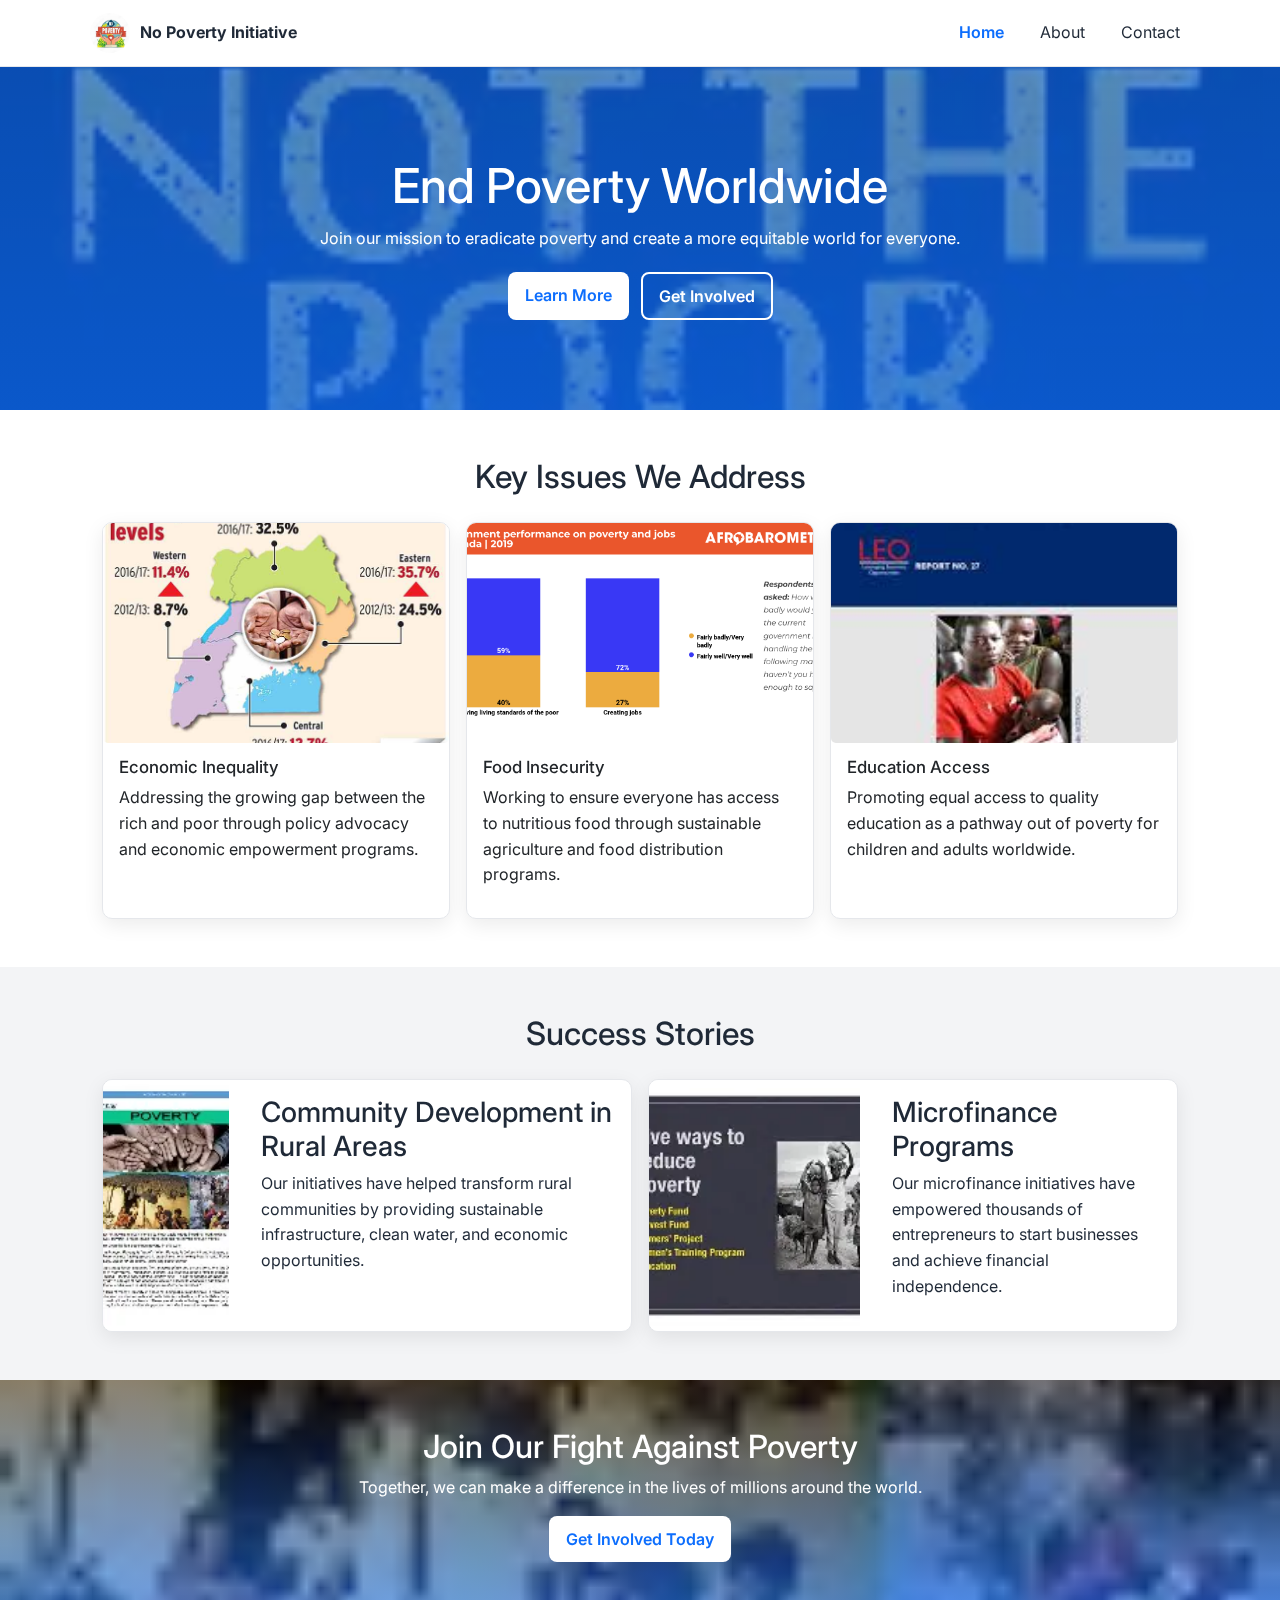
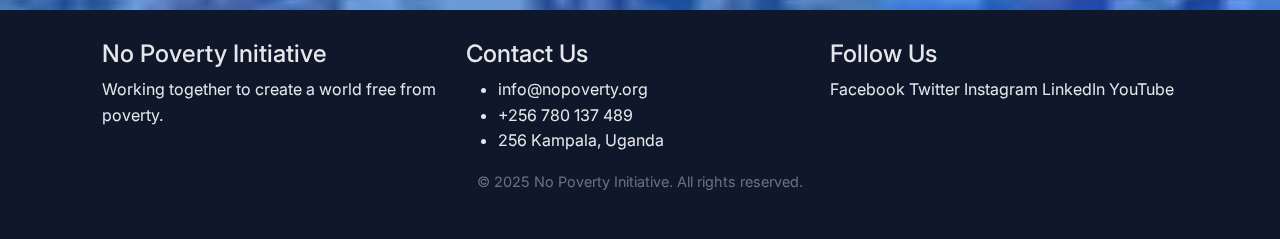
<file: index.html>
<!DOCTYPE html>
<html lang="en">
<head>
  <meta charset="UTF-8" />
  <meta name="viewport" content="width=device-width, initial-scale=1" />
  <title>No Poverty Initiative</title>
  <link href="https://cdn.jsdelivr.net/npm/bootstrap@5.3.3/dist/css/bootstrap.min.css" rel="stylesheet">
  <link rel="stylesheet" href="styles.css" />
  <link rel="preconnect" href="https://fonts.googleapis.com">
  <link rel="preconnect" href="https://fonts.gstatic.com" crossorigin>
  <link href="https://fonts.googleapis.com/css2?family=Inter:wght@400;600;700&display=swap" rel="stylesheet">
  <style>
    /* Page-specific tweaks can live here if needed */
  </style>
  <script>
    // No framework needed; keep things simple
  </script>
  </head>
<body>
  <header class="site-header">
    <div class="container header-inner">
      <a href="index.html" class="brand">
        <img src="IMAGES/nopov%20logo.jpg" alt="No Poverty Logo" class="brand-logo" />
        <span class="brand-name">No Poverty Initiative</span>
      </a>
      <nav class="nav">
        <a href="index.html" class="nav-link active">Home</a>
        <a href="about.html" class="nav-link">About</a>
        <a href="contact.html" class="nav-link">Contact</a>
      </nav>
    </div>
  </header>

  <section class="hero">
    <div class="container hero-content">
      <h1>End Poverty Worldwide</h1>
      <p>Join our mission to eradicate poverty and create a more equitable world for everyone.</p>
      <div class="actions">
        <a href="about.html" class="btn">Learn More</a>
        <a href="contact.html" class="btn btn-outline">Get Involved</a>
      </div>
    </div>
  </section>

  <main>
    <section class="section">
      <div class="container">
        <h2 class="section-title">Key Issues We Address</h2>
        <div class="grid grid-3">
          <article class="card">
            <img src="IMAGES/poverty-graphic.jpg" alt="Economic Inequality" class="card-img" />
            <div class="card-body">
              <h3 class="card-title">Economic Inequality</h3>
              <p>Addressing the growing gap between the rich and poor through policy advocacy and economic empowerment programs.</p>
            </div>
          </article>
          <article class="card">
            <img src="IMAGES/government-performance-on-poverty-and-jobs-or-uganda-or-2019-1.png" alt="Food Insecurity" class="card-img" />
            <div class="card-body">
              <h3 class="card-title">Food Insecurity</h3>
              <p>Working to ensure everyone has access to nutritious food through sustainable agriculture and food distribution programs.</p>
            </div>
          </article>
          <article class="card">
            <img src="IMAGES/usaid 2.jpg" alt="Education Access" class="card-img" />
            <div class="card-body">
              <h3 class="card-title">Education Access</h3>
              <p>Promoting equal access to quality education as a pathway out of poverty for children and adults worldwide.</p>
            </div>
          </article>
        </div>
      </div>
    </section>

    <section class="section section-light">
      <div class="container">
        <h2 class="section-title">Success Stories</h2>
        <div class="grid grid-2">
          <article class="split-card">
            <img src="IMAGES/overcomepov.webp" alt="Community Development" class="split-img" />
            <div class="split-body">
              <h3>Community Development in Rural Areas</h3>
              <p>Our initiatives have helped transform rural communities by providing sustainable infrastructure, clean water, and economic opportunities.</p>
            </div>
          </article>
          <article class="split-card">
            <img src="IMAGES/overcome3.webp" alt="Microfinance Programs" class="split-img" />
            <div class="split-body">
              <h3>Microfinance Programs</h3>
              <p>Our microfinance initiatives have empowered thousands of entrepreneurs to start businesses and achieve financial independence.</p>
            </div>
          </article>
        </div>
      </div>
    </section>

    <section class="section cta">
      <div class="container text-center">
        <h2>Join Our Fight Against Poverty</h2>
        <p>Together, we can make a difference in the lives of millions around the world.</p>
        <a href="contact.html" class="btn">Get Involved Today</a>
      </div>
    </section>
  </main>

  <footer class="site-footer">
    <div class="container footer-grid">
      <div>
        <h4>No Poverty Initiative</h4>
        <p>Working together to create a world free from poverty.</p>
      </div>
      <div>
        <h4>Contact Us</h4>
        <ul class="list">
          <li><a href="mailto:info@nopoverty.org">info@nopoverty.org</a></li>
          <li><a href="tel:+256780137489">+256 780 137 489</a></li>
          <li>256 Kampala, Uganda</li>
        </ul>
      </div>
      <div>
        <h4>Follow Us</h4>
        <div class="social">
          <a href="#">Facebook</a>
          <a href="#">Twitter</a>
          <a href="#">Instagram</a>
          <a href="#">LinkedIn</a>
          <a href="#">YouTube</a>
        </div>
      </div>
    </div>
    <div class="container text-center small">
      <p>&copy; 2025 No Poverty Initiative. All rights reserved.</p>
    </div>
  </footer>
</body>
</html>
</file>
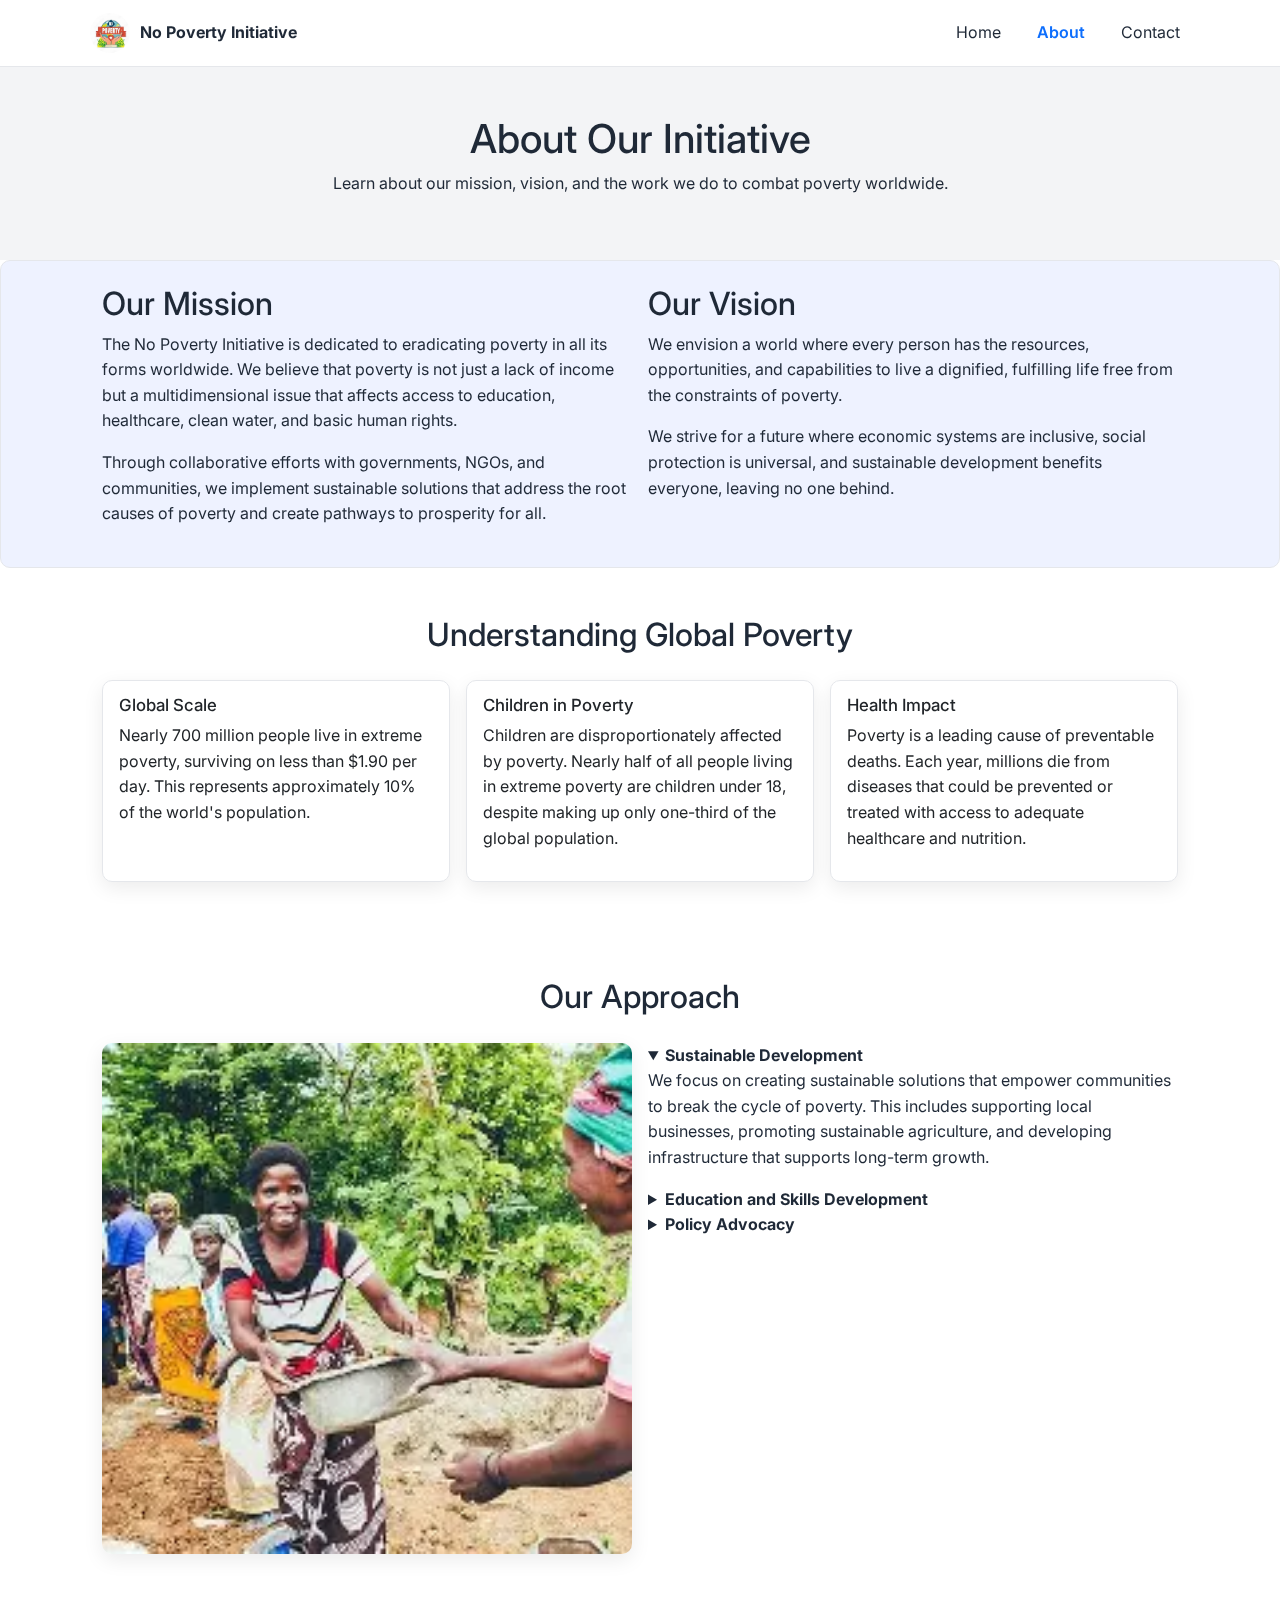
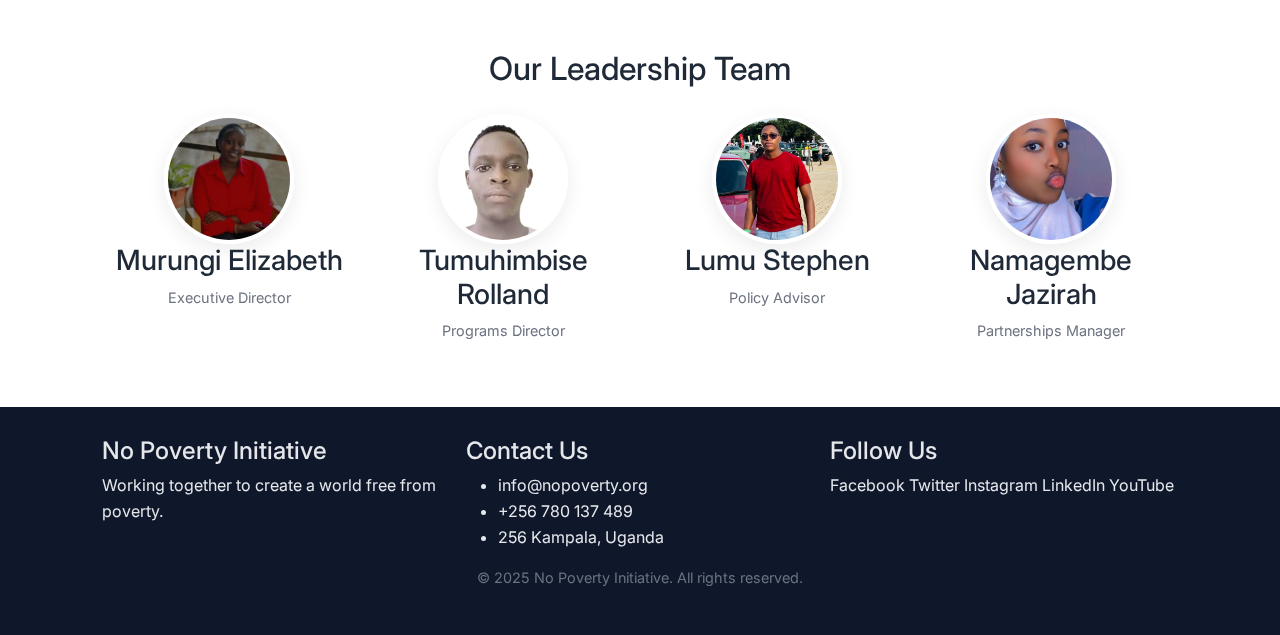
<file: about.html>
<!DOCTYPE html>
<html lang="en">
<head>
  <meta charset="UTF-8" />
  <meta name="viewport" content="width=device-width, initial-scale=1" />
  <title>About Us - No Poverty Initiative</title>
  <link href="https://cdn.jsdelivr.net/npm/bootstrap@5.3.3/dist/css/bootstrap.min.css" rel="stylesheet">
  <link rel="stylesheet" href="styles.css" />
  <link rel="preconnect" href="https://fonts.googleapis.com">
  <link rel="preconnect" href="https://fonts.gstatic.com" crossorigin>
  <link href="https://fonts.googleapis.com/css2?family=Inter:wght@400;600;700&display=swap" rel="stylesheet">
</head>
<body>
  <header class="site-header">
    <div class="container header-inner">
      <a href="index.html" class="brand">
        <img src="IMAGES/nopov%20logo.jpg" alt="No Poverty Logo" class="brand-logo" />
        <span class="brand-name">No Poverty Initiative</span>
      </a>
      <nav class="nav">
        <a href="index.html" class="nav-link">Home</a>
        <a href="about.html" class="nav-link active">About</a>
        <a href="contact.html" class="nav-link">Contact</a>
      </nav>
    </div>
  </header>

  <section class="section section-light">
    <div class="container text-center">
      <h1>About Our Initiative</h1>
      <p>Learn about our mission, vision, and the work we do to combat poverty worldwide.</p>
    </div>
  </section>

  <main>
    <section class="section mission-section">
      <div class="container">
        <div class="grid grid-2">
          <div>
            <h2>Our Mission</h2>
            <p>The No Poverty Initiative is dedicated to eradicating poverty in all its forms worldwide. We believe that poverty is not just a lack of income but a multidimensional issue that affects access to education, healthcare, clean water, and basic human rights.</p>
            <p>Through collaborative efforts with governments, NGOs, and communities, we implement sustainable solutions that address the root causes of poverty and create pathways to prosperity for all.</p>
          </div>
          <div>
            <h2>Our Vision</h2>
            <p>We envision a world where every person has the resources, opportunities, and capabilities to live a dignified, fulfilling life free from the constraints of poverty.</p>
            <p>We strive for a future where economic systems are inclusive, social protection is universal, and sustainable development benefits everyone, leaving no one behind.</p>
          </div>
        </div>
      </div>
    </section>

    <section class="section">
      <div class="container">
        <h2 class="section-title">Understanding Global Poverty</h2>
        <div class="grid grid-3">
          <article class="card">
            <div class="card-body">
              <h3 class="card-title">Global Scale</h3>
              <p>Nearly 700 million people live in extreme poverty, surviving on less than $1.90 per day. This represents approximately 10% of the world's population.</p>
            </div>
          </article>
          <article class="card">
            <div class="card-body">
              <h3 class="card-title">Children in Poverty</h3>
              <p>Children are disproportionately affected by poverty. Nearly half of all people living in extreme poverty are children under 18, despite making up only one-third of the global population.</p>
            </div>
          </article>
          <article class="card">
            <div class="card-body">
              <h3 class="card-title">Health Impact</h3>
              <p>Poverty is a leading cause of preventable deaths. Each year, millions die from diseases that could be prevented or treated with access to adequate healthcare and nutrition.</p>
            </div>
          </article>
        </div>
      </div>
    </section>

    <section class="section">
      <div class="container">
        <h2 class="section-title">Our Approach</h2>
        <div class="grid grid-2">
          <img src="IMAGES/overcomepov2.webp" alt="Our Approach to Fighting Poverty" style="width:100%; border-radius:10px; box-shadow:0 6px 20px rgba(0,0,0,0.08);" />
          <div>
            <details open>
              <summary><strong>Sustainable Development</strong></summary>
              <p>We focus on creating sustainable solutions that empower communities to break the cycle of poverty. This includes supporting local businesses, promoting sustainable agriculture, and developing infrastructure that supports long-term growth.</p>
            </details>
            <details>
              <summary><strong>Education and Skills Development</strong></summary>
              <p>We believe education is a powerful tool for poverty reduction. Our programs focus on improving access to quality education, vocational training, and skills development to help people secure better livelihoods.</p>
            </details>
            <details>
              <summary><strong>Policy Advocacy</strong></summary>
              <p>We work with governments and international organizations to advocate for policies that address systemic causes of poverty, including fair trade practices, social protection systems, and inclusive economic growth strategies.</p>
            </details>
          </div>
        </div>
      </div>
    </section>

    <section class="section">
      <div class="container">
        <h2 class="section-title">Our Leadership Team</h2>
        <div class="team-grid">
          <div class="team-member">
            <img src="IMAGES/Murungi Elizabeth.PNG" alt="Murungi Elizabeth" />
            <h3>Murungi Elizabeth</h3>
            <p class="small">Executive Director</p>
          </div>
          <div class="team-member">
            <img src="IMAGES/Tumuhimbise Rolland.jpg" alt="Tumuhimbise Rolland" />
            <h3>Tumuhimbise Rolland</h3>
            <p class="small">Programs Director</p>
          </div>
          <div class="team-member">
            <img src="IMAGES/Lumu Stephen.PNG" alt="Lumu Stephen" />
            <h3>Lumu Stephen</h3>
            <p class="small">Policy Advisor</p>
          </div>
          <div class="team-member">
            <img src="IMAGES/Namagembe Jazirah.jpg" alt="Namagembe Jazirah" />
            <h3>Namagembe Jazirah</h3>
            <p class="small">Partnerships Manager</p>
          </div>
        </div>
      </div>
    </section>
  </main>

  <footer class="site-footer">
    <div class="container footer-grid">
      <div>
        <h4>No Poverty Initiative</h4>
        <p>Working together to create a world free from poverty.</p>
      </div>
      <div>
        <h4>Contact Us</h4>
        <ul class="list">
          <li><a href="mailto:info@nopoverty.org">info@nopoverty.org</a></li>
          <li><a href="tel:+256780137489">+256 780 137 489</a></li>
          <li>256 Kampala, Uganda</li>
        </ul>
      </div>
      <div>
        <h4>Follow Us</h4>
        <div class="social">
          <a href="#">Facebook</a>
          <a href="#">Twitter</a>
          <a href="#">Instagram</a>
          <a href="#">LinkedIn</a>
          <a href="#">YouTube</a>
        </div>
      </div>
    </div>
    <div class="container text-center small">
      <p>&copy; 2025 No Poverty Initiative. All rights reserved.</p>
    </div>
  </footer>
</body>
</html>
</file>
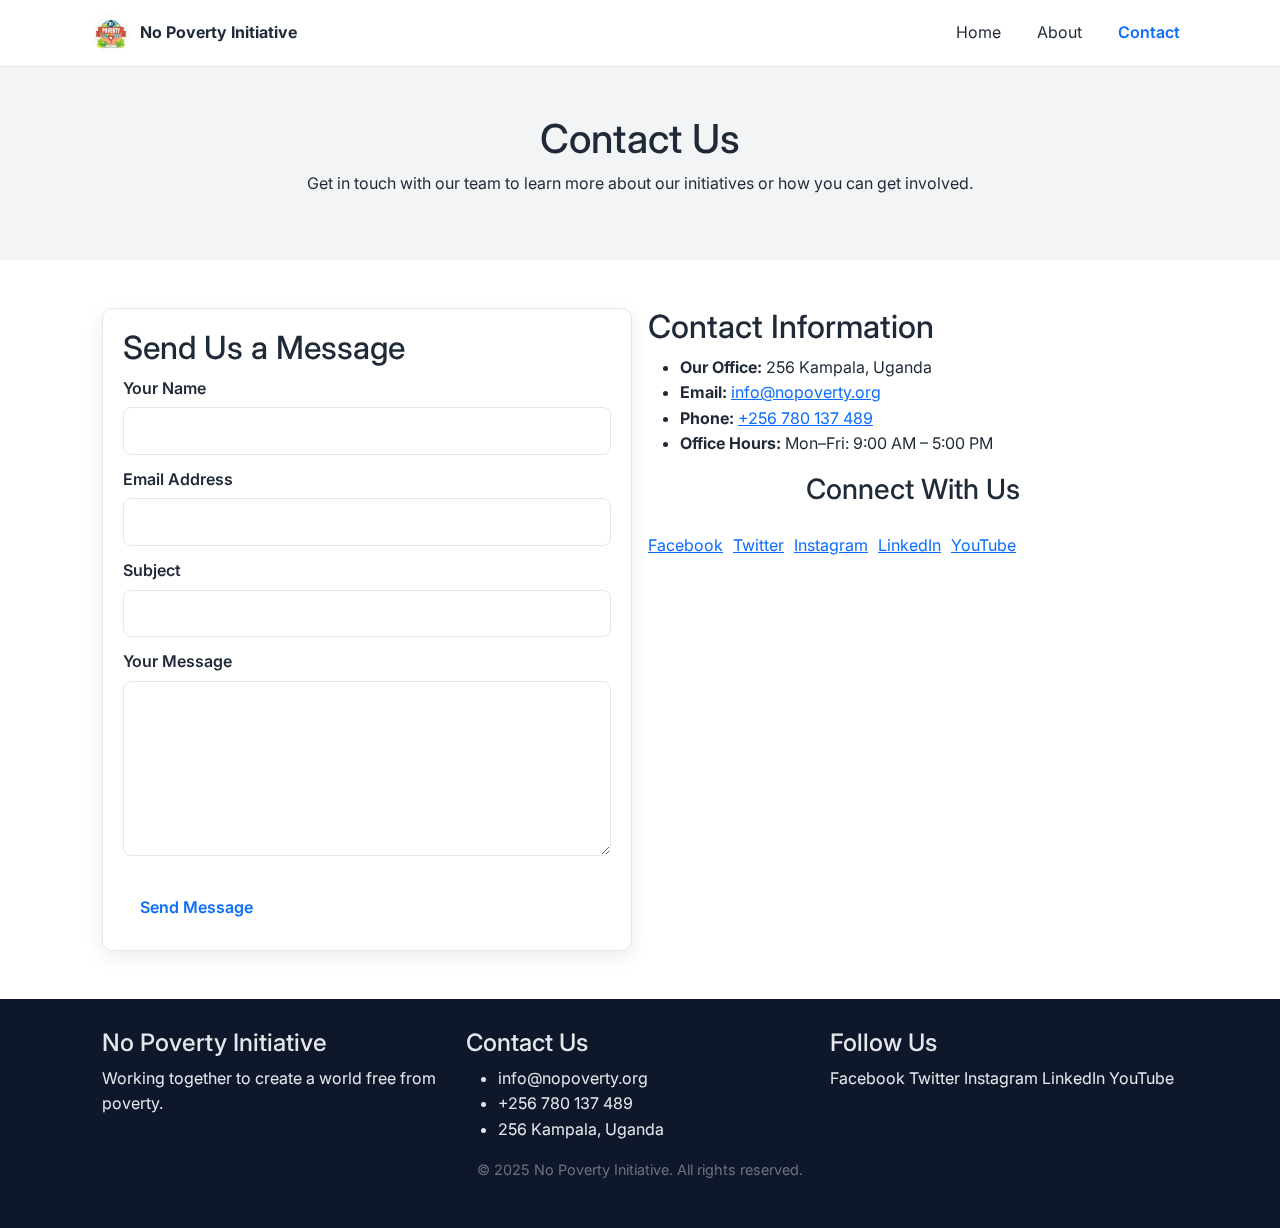
<file: contact.html>
<!DOCTYPE html>
<html lang="en">
<head>
  <meta charset="UTF-8" />
  <meta name="viewport" content="width=device-width, initial-scale=1" />
  <title>Contact Us - No Poverty Initiative</title>
  <link href="https://cdn.jsdelivr.net/npm/bootstrap@5.3.3/dist/css/bootstrap.min.css" rel="stylesheet">
  <link rel="stylesheet" href="styles.css" />
  <link rel="preconnect" href="https://fonts.googleapis.com">
  <link rel="preconnect" href="https://fonts.gstatic.com" crossorigin>
  <link href="https://fonts.googleapis.com/css2?family=Inter:wght@400;600;700&display=swap" rel="stylesheet">
</head>
<body>
  <header class="site-header">
    <div class="container header-inner">
      <a href="index.html" class="brand">
        <img src="IMAGES/nopov%20logo.jpg" alt="No Poverty Logo" class="brand-logo" />
        <span class="brand-name">No Poverty Initiative</span>
      </a>
      <nav class="nav">
        <a href="index.html" class="nav-link">Home</a>
        <a href="about.html" class="nav-link">About</a>
        <a href="contact.html" class="nav-link active">Contact</a>
      </nav>
    </div>
  </header>

  <section class="section section-light">
    <div class="container text-center">
      <h1>Contact Us</h1>
      <p>Get in touch with our team to learn more about our initiatives or how you can get involved.</p>
    </div>
  </section>

  <main>
    <section class="section">
      <div class="container grid grid-2">
        <div>
          <div class="contact-form">
            <h2>Send Us a Message</h2>
            <form id="contactForm">
              <div class="field">
                <label for="name">Your Name</label>
                <input id="name" type="text" required />
              </div>
              <div class="field">
                <label for="email">Email Address</label>
                <input id="email" type="email" required />
              </div>
              <div class="field">
                <label for="subject">Subject</label>
                <input id="subject" type="text" required />
              </div>
              <div class="field">
                <label for="message">Your Message</label>
                <textarea id="message" rows="6" required></textarea>
              </div>
              <button type="submit" class="btn">Send Message</button>
            </form>
          </div>
        </div>
        <div>
          <h2>Contact Information</h2>
          <ul class="list">
            <li><strong>Our Office:</strong> 256 Kampala, Uganda</li>
            <li><strong>Email:</strong> <a href="mailto:info@nopoverty.org">info@nopoverty.org</a></li>
            <li><strong>Phone:</strong> <a href="tel:+256780137489">+256 780 137 489</a></li>
            <li><strong>Office Hours:</strong> Mon–Fri: 9:00 AM – 5:00 PM</li>
          </ul>
          <h3 class="section-title">Connect With Us</h3>
          <div class="social" style="display:flex; gap:10px; flex-wrap:wrap;">
            <a href="#">Facebook</a>
            <a href="#">Twitter</a>
            <a href="#">Instagram</a>
            <a href="#">LinkedIn</a>
            <a href="#">YouTube</a>
          </div>
        </div>
      </div>
    </section>
  </main>

  <footer class="site-footer">
    <div class="container footer-grid">
      <div>
        <h4>No Poverty Initiative</h4>
        <p>Working together to create a world free from poverty.</p>
      </div>
      <div>
        <h4>Contact Us</h4>
        <ul class="list">
          <li><a href="mailto:info@nopoverty.org">info@nopoverty.org</a></li>
          <li><a href="tel:+256780137489">+256 780 137 489</a></li>
          <li>256 Kampala, Uganda</li>
        </ul>
      </div>
      <div>
        <h4>Follow Us</h4>
        <div class="social">
          <a href="#">Facebook</a>
          <a href="#">Twitter</a>
          <a href="#">Instagram</a>
          <a href="#">LinkedIn</a>
          <a href="#">YouTube</a>
        </div>
      </div>
    </div>
    <div class="container text-center small">
      <p>&copy; 2025 No Poverty Initiative. All rights reserved.</p>
    </div>
  </footer>

  <script>
    document.getElementById('contactForm').addEventListener('submit', function (event) {
      event.preventDefault();
      alert('Thank you for your message! We will get back to you soon.');
      this.reset();
    });
  </script>
</body>
</html>
</file>
<file: styles.css>
/* Simple, readable styles for the site */
:root {
  --bg: #ffffff;
  --text: #1f2937;
  --muted: #6b7280;
  --brand: #0d6efd;
  --surface: #f3f4f6;
  --shadow: rgba(0,0,0,0.08);
}

* { 
  box-sizing: border-box; 
}

html, body { 
  height: 100%; 
}

body {
  margin: 0;
  font-family: Inter, system-ui, -apple-system, Segoe UI, Roboto, Arial, sans-serif;
  line-height: 1.6;
  color: var(--text);
  background: var(--bg);
}

.container {
  width: min(1100px, 92%);
  margin: 0 auto;
}

/* Header */
.site-header {
  position: sticky;
  top: 0;
  background: #ffffffcc;
  backdrop-filter: saturate(180%) blur(8px);
  border-bottom: 1px solid #e5e7eb;
}

.header-inner { 
  display: flex; 
  align-items: center; 
  justify-content: space-between; 
  padding: 12px 0; 
}

.brand { 
  display: inline-flex; 
  align-items: center; 
  gap: 10px; 
  text-decoration: none; 
  color: var(--text); 
  font-weight: 700; 
}

.brand-logo { 
  width: 40px; 
  height: 40px; 
  border-radius: 50%; 
  object-fit: cover; 
}

.nav { 
  display: flex; 
  gap: 16px; 
}

.nav-link { 
  text-decoration: none; 
  color: var(--text); 
  padding: 8px 10px; 
  border-radius: 6px; 
}

.nav-link:hover { 
  background: var(--surface); 
}

.nav-link.active { 
  color: var(--brand); 
  font-weight: 600; 
}

/* Hero */
.hero {
  color: #fff;
  background: linear-gradient(rgba(13,110,253,0.7), rgba(13,110,253,0.8)), url('IMAGES/fightpov2.webp');
  background-size: cover;
  background-position: center;
}

.hero-content { 
  text-align: center; 
  padding: 90px 0; 
}

.hero h1 { 
  font-size: clamp(2rem, 6vw, 3rem); 
  margin: 0 0 12px; 
}

.hero p { 
  max-width: 700px; 
  margin: 0 auto 20px; 
}

.actions { 
  display: inline-flex; 
  gap: 12px; 
  flex-wrap: wrap; 
}

/* Buttons */
.btn { 
  display: inline-block; 
  padding: 10px 16px; 
  border-radius: 8px; 
  background: #fff; 
  color: var(--brand); 
  text-decoration: none; 
  font-weight: 600; 
}

.btn:hover { 
  filter: brightness(0.98); 
}

.btn.btn-outline { 
  background: transparent; 
  color: #fff; 
  border: 2px solid #fff; 
}

/* Sections */
.section { 
  padding: 48px 0; 
}

.section-light { 
  background: var(--surface); 
}

.section-title { 
  text-align: center; 
  margin: 0 0 26px; 
}

.text-center { 
  text-align: center; 
}

.small { 
  font-size: 0.9rem; 
  color: var(--muted); 
}

/* Cards & Grids */
.grid { 
  display: grid; 
  gap: 16px; 
}

.grid-3 { 
  grid-template-columns: repeat(3, 1fr); 
}

.grid-2 { 
  grid-template-columns: repeat(2, 1fr); 
}

@media (max-width: 900px) { 
  .grid-3 { 
    grid-template-columns: repeat(2, 1fr); 
  } 
}

@media (max-width: 640px) { 
  .grid-3, .grid-2 { 
    grid-template-columns: 1fr; 
  } 
}

.card { 
  border: 1px solid #e5e7eb; 
  border-radius: 10px; 
  overflow: hidden; 
  background: #fff; 
  box-shadow: 0 6px 20px var(--shadow); 
  transition: transform 0.2s ease; 
}

.card:hover { 
  transform: translateY(-3px); 
}

.card-img { 
  width: 100%; 
  height: 220px; 
  object-fit: cover; 
}

.card-body { 
  padding: 14px 16px; 
}

.card-title { 
  margin: 0 0 8px; 
  font-size: 1.05rem; 
}

.split-card { 
  display: flex; 
  gap: 16px; 
  border: 1px solid #e5e7eb; 
  border-radius: 10px; 
  background: #fff; 
  overflow: hidden; 
  box-shadow: 0 6px 20px var(--shadow); 
}

.split-img { 
  width: 40%; 
  object-fit: cover; 
}

.split-body { 
  padding: 16px; 
}

@media (max-width: 640px) { 
  .split-card { 
    flex-direction: column; 
  } 
  
  .split-img { 
    width: 100%; 
    height: 200px; 
  } 
}

/* CTA */
.cta {
  color: #fff;
  background: linear-gradient(rgba(0,0,0,0.45), rgba(13,110,253,0.6)), url('IMAGES/overcomepov.webp');
  background-size: cover;
  background-position: center;
}

/* Footer */
.site-footer { 
  background: #0f172a; 
  color: #e5e7eb; 
  padding: 30px 0; 
}

.footer-grid { 
  display: grid; 
  gap: 16px; 
  grid-template-columns: repeat(3, 1fr); 
}

.site-footer a { 
  color: #e5e7eb; 
  text-decoration: none; 
}

.site-footer a:hover { 
  text-decoration: underline; 
}

@media (max-width: 900px) { 
  .footer-grid { 
    grid-template-columns: 1fr 1fr; 
  } 
}

@media (max-width: 640px) { 
  .footer-grid { 
    grid-template-columns: 1fr; 
  } 
}

/* About & Contact quick styles for later refactors */
.mission-section { 
  background: #eef2ff; 
  border: 1px solid #e5e7eb; 
  border-radius: 10px; 
  padding: 24px; 
}

.team-grid { 
  display: grid; 
  gap: 20px; 
  grid-template-columns: repeat(4, 1fr); 
}

@media (max-width: 900px) { 
  .team-grid { 
    grid-template-columns: repeat(2, 1fr); 
  } 
}

@media (max-width: 640px) { 
  .team-grid { 
    grid-template-columns: 1fr; 
  } 
}

.team-member { 
  text-align: center; 
}

.team-member img {
  width: 130px;
  height: 130px;
  border-radius: 50%;
  object-fit: cover;
  border: 4px solid #fff;
  box-shadow: 0 6px 20px var(--shadow);
}

.contact-form { 
  background: #fff; 
  border: 1px solid #e5e7eb; 
  border-radius: 10px; 
  padding: 20px; 
  box-shadow: 0 6px 20px var(--shadow); 
}

.contact-form .field { 
  margin-bottom: 12px; 
}

.contact-form label { 
  display: block; 
  font-weight: 600; 
  margin-bottom: 6px; 
}

.contact-form input, .contact-form textarea { 
  width: 100%; 
  padding: 10px; 
  border: 1px solid #e5e7eb; 
  border-radius: 8px; 
  font: inherit; 
}

.contact-form button { 
  margin-top: 8px; 
}
</file>
